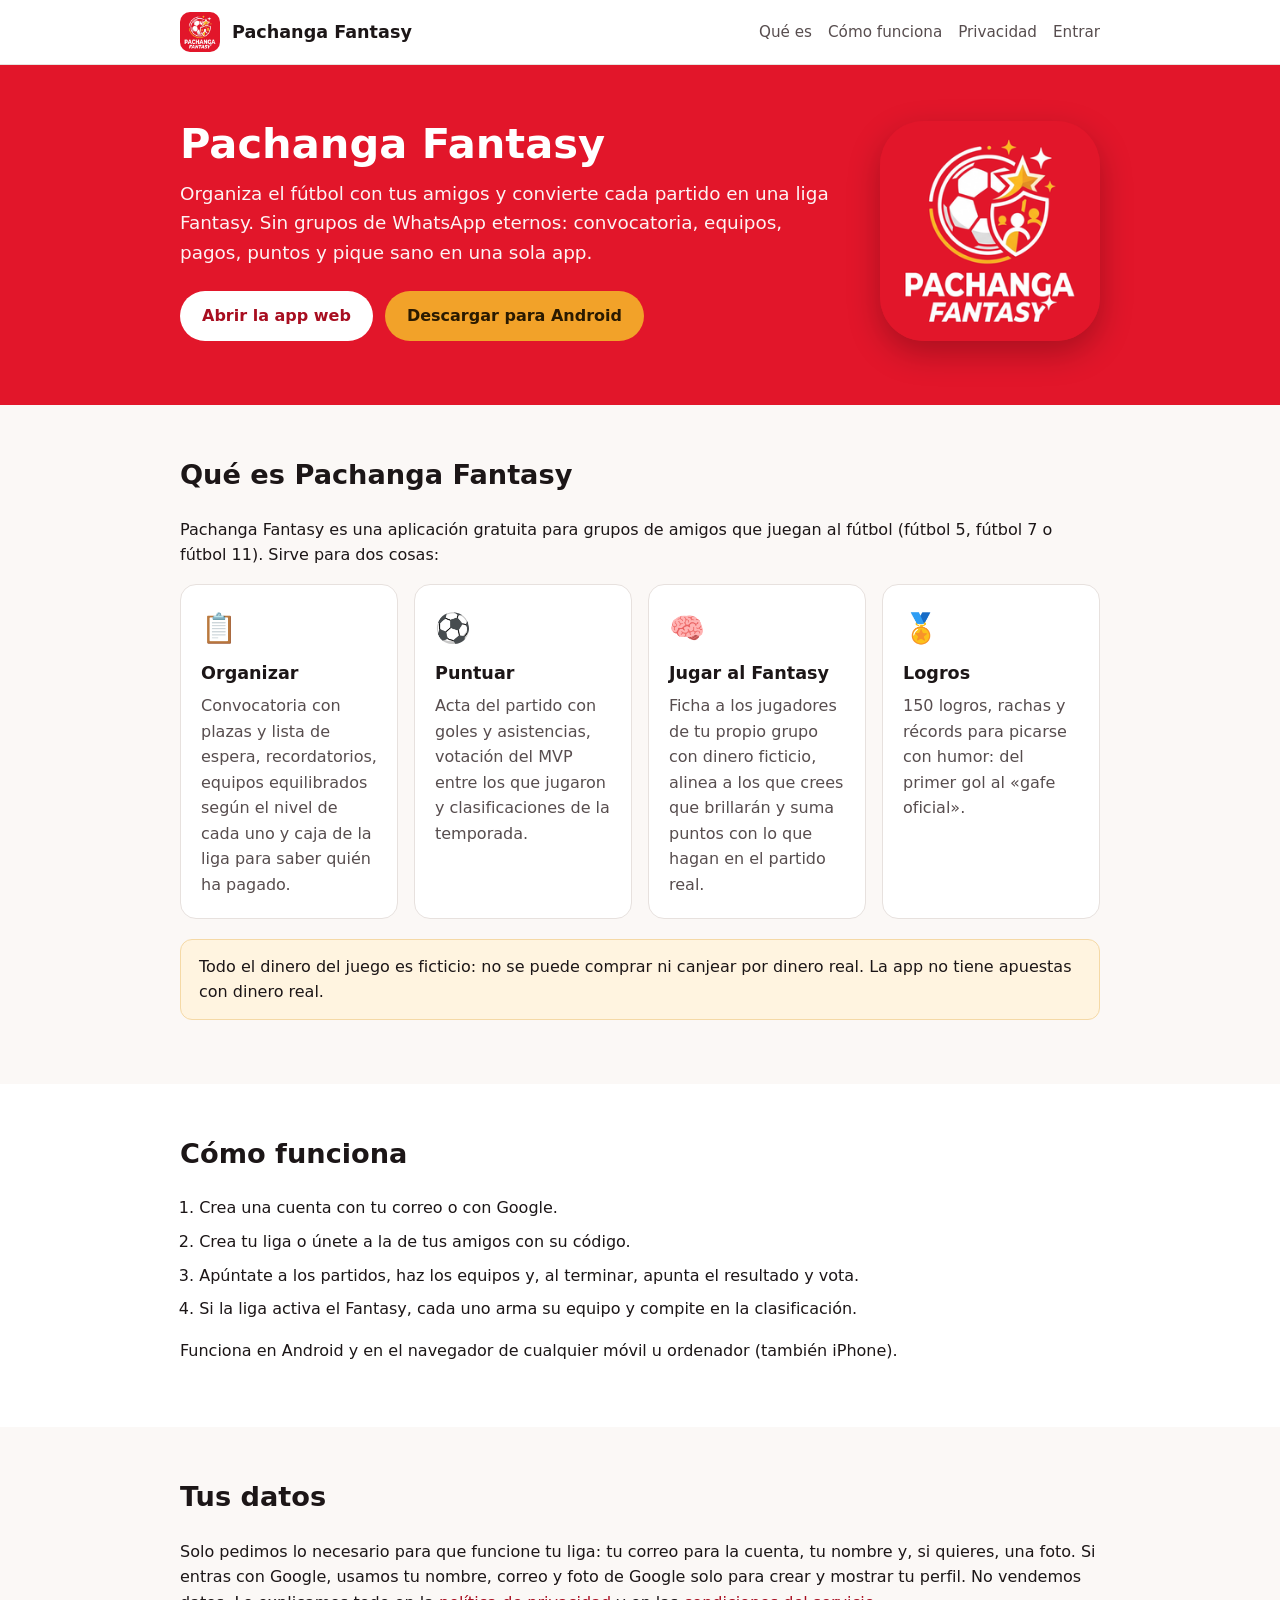
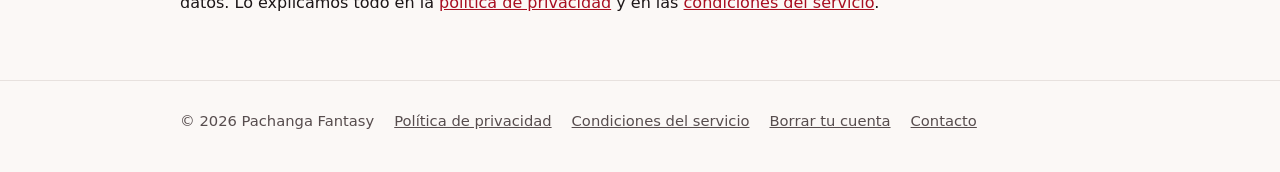
<file: index.html>
<!DOCTYPE html>
<html lang="es">
<head>
  <meta charset="utf-8">
  <meta name="viewport" content="width=device-width, initial-scale=1">
  <title>Pachanga Fantasy · Organiza el fútbol con tus amigos y juega al Fantasy</title>
  <meta name="description" content="Pachanga Fantasy organiza vuestros partidos de fútbol entre amigos (convocatoria, equipos, pagos) y convierte cada partido en una liga Fantasy privada.">
  <meta name="application-name" content="Pachanga Fantasy">
  <meta name="theme-color" content="#E2162A">
  <meta property="og:title" content="Pachanga Fantasy">
  <meta property="og:description" content="Organiza el fútbol con tus amigos y juega una liga Fantasy con vuestros partidos.">
  <meta property="og:image" content="https://www.pachangafantasy.com/logo.png">
  <link rel="icon" type="image/png" href="/favicon.png">
  <link rel="stylesheet" href="/estilos.css">
  <script>
    // Enlaces antiguos a la app web (https://www.pachangafantasy.com/#/partidos/…): se abren en /app/
    if (location.hash && location.hash.indexOf('#/') === 0) location.replace('/app/' + location.hash);
  </script>
</head>
<body>
<header class="barra">
  <div class="contenedor">
    <img src="/logo.png" alt="Logo de Pachanga Fantasy">
    <a class="marca" href="/">Pachanga Fantasy</a>
    <nav>
      <a href="#que-es">Qué es</a>
      <a href="#como-funciona">Cómo funciona</a>
      <a href="/privacidad">Privacidad</a>
      <a href="/app/">Entrar</a>
    </nav>
  </div>
</header>

<div class="heroe">
  <div class="contenedor">
    <div>
      <h1>Pachanga Fantasy</h1>
      <p>Organiza el fútbol con tus amigos y convierte cada partido en una liga Fantasy. Sin grupos de WhatsApp eternos: convocatoria, equipos, pagos, puntos y pique sano en una sola app.</p>
      <div class="botones">
        <a class="boton blanco" href="/app/">Abrir la app web</a>
        <a class="boton oro" href="https://github.com/davidvives90/futbol-fantasy/releases/latest/download/app-release.apk">Descargar para Android</a>
      </div>
    </div>
    <img src="/logo.png" alt="Icono de Pachanga Fantasy">
  </div>
</div>

<main>
  <section id="que-es">
    <div class="contenedor">
      <h2>Qué es Pachanga Fantasy</h2>
      <p>Pachanga Fantasy es una aplicación gratuita para grupos de amigos que juegan al fútbol (fútbol 5, fútbol 7 o fútbol 11). Sirve para dos cosas:</p>
      <div class="tarjetas">
        <div class="tarjeta"><div class="icono">📋</div><h3>Organizar</h3><p>Convocatoria con plazas y lista de espera, recordatorios, equipos equilibrados según el nivel de cada uno y caja de la liga para saber quién ha pagado.</p></div>
        <div class="tarjeta"><div class="icono">⚽</div><h3>Puntuar</h3><p>Acta del partido con goles y asistencias, votación del MVP entre los que jugaron y clasificaciones de la temporada.</p></div>
        <div class="tarjeta"><div class="icono">🧠</div><h3>Jugar al Fantasy</h3><p>Ficha a los jugadores de tu propio grupo con dinero ficticio, alinea a los que crees que brillarán y suma puntos con lo que hagan en el partido real.</p></div>
        <div class="tarjeta"><div class="icono">🏅</div><h3>Logros</h3><p>150 logros, rachas y récords para picarse con humor: del primer gol al «gafe oficial».</p></div>
      </div>
      <p class="aviso" style="margin-top:20px">Todo el dinero del juego es ficticio: no se puede comprar ni canjear por dinero real. La app no tiene apuestas con dinero real.</p>
    </div>
  </section>

  <section id="como-funciona" style="background:#fff">
    <div class="contenedor">
      <h2>Cómo funciona</h2>
      <ol class="pasos">
        <li>Crea una cuenta con tu correo o con Google.</li>
        <li>Crea tu liga o únete a la de tus amigos con su código.</li>
        <li>Apúntate a los partidos, haz los equipos y, al terminar, apunta el resultado y vota.</li>
        <li>Si la liga activa el Fantasy, cada uno arma su equipo y compite en la clasificación.</li>
      </ol>
      <p>Funciona en Android y en el navegador de cualquier móvil u ordenador (también iPhone).</p>
    </div>
  </section>

  <section>
    <div class="contenedor">
      <h2>Tus datos</h2>
      <p>Solo pedimos lo necesario para que funcione tu liga: tu correo para la cuenta, tu nombre y, si quieres, una foto. Si entras con Google, usamos tu nombre, correo y foto de Google solo para crear y mostrar tu perfil. No vendemos datos. Lo explicamos todo en la <a href="/privacidad">política de privacidad</a> y en las <a href="/condiciones">condiciones del servicio</a>.</p>
    </div>
  </section>
</main>

<footer>
  <div class="contenedor">
    <span>© 2026 Pachanga Fantasy</span>
    <a href="/privacidad">Política de privacidad</a>
    <a href="/condiciones">Condiciones del servicio</a>
    <a href="/borrar-cuenta">Borrar tu cuenta</a>
    <a href="mailto:davidvives90@gmail.com">Contacto</a>
  </div>
</footer>
</body>
</html>
</file>
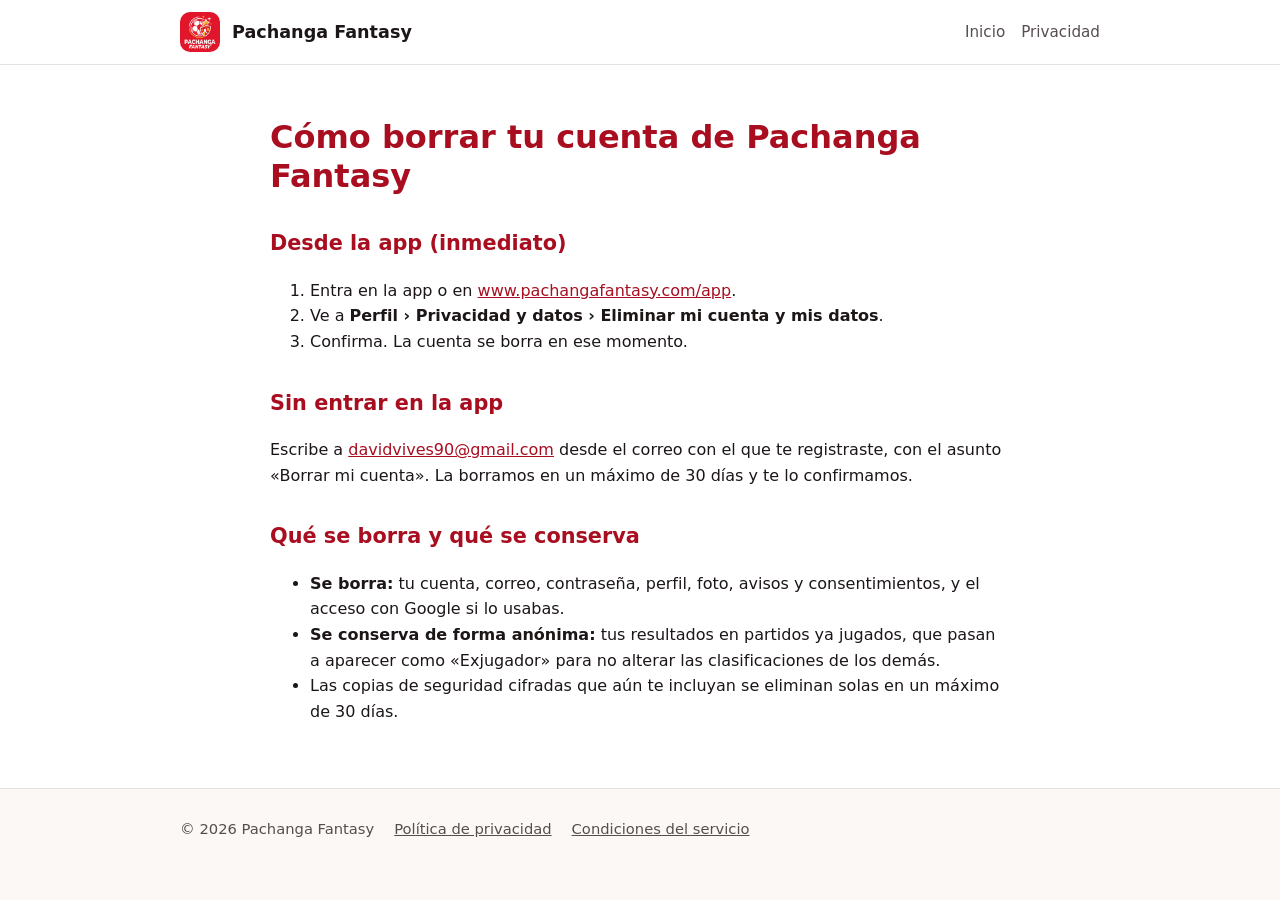
<file: borrar-cuenta/index.html>
<!DOCTYPE html>
<html lang="es">
<head>
  <meta charset="utf-8">
  <meta name="viewport" content="width=device-width, initial-scale=1">
  <title>Borrar tu cuenta · Pachanga Fantasy</title>
  <link rel="icon" type="image/png" href="/favicon.png">
  <link rel="stylesheet" href="/estilos.css">
</head>
<body>
<header class="barra">
  <div class="contenedor">
    <img src="/logo.png" alt="Logo de Pachanga Fantasy">
    <a class="marca" href="/">Pachanga Fantasy</a>
    <nav><a href="/">Inicio</a><a href="/privacidad">Privacidad</a></nav>
  </div>
</header>
<main class="legal">
<div class="contenedor">
<h1>Cómo borrar tu cuenta de Pachanga Fantasy</h1>
<h2>Desde la app (inmediato)</h2>
<ol>
<li>Entra en la app o en <a href="/app/">www.pachangafantasy.com/app</a>.</li>
<li>Ve a <strong>Perfil › Privacidad y datos › Eliminar mi cuenta y mis datos</strong>.</li>
<li>Confirma. La cuenta se borra en ese momento.</li>
</ol>
<h2>Sin entrar en la app</h2>
<p>Escribe a <a href="mailto:davidvives90@gmail.com?subject=Borrar%20mi%20cuenta%20de%20Pachanga%20Fantasy">davidvives90@gmail.com</a> desde el correo con el que te registraste, con el asunto «Borrar mi cuenta». La borramos en un máximo de 30 días y te lo confirmamos.</p>
<h2>Qué se borra y qué se conserva</h2>
<ul>
<li><strong>Se borra:</strong> tu cuenta, correo, contraseña, perfil, foto, avisos y consentimientos, y el acceso con Google si lo usabas.</li>
<li><strong>Se conserva de forma anónima:</strong> tus resultados en partidos ya jugados, que pasan a aparecer como «Exjugador» para no alterar las clasificaciones de los demás.</li>
<li>Las copias de seguridad cifradas que aún te incluyan se eliminan solas en un máximo de 30 días.</li>
</ul>
</div>
</main>
<footer><div class="contenedor"><span>© 2026 Pachanga Fantasy</span><a href="/privacidad">Política de privacidad</a><a href="/condiciones">Condiciones del servicio</a></div></footer>
</body>
</html>
</file>
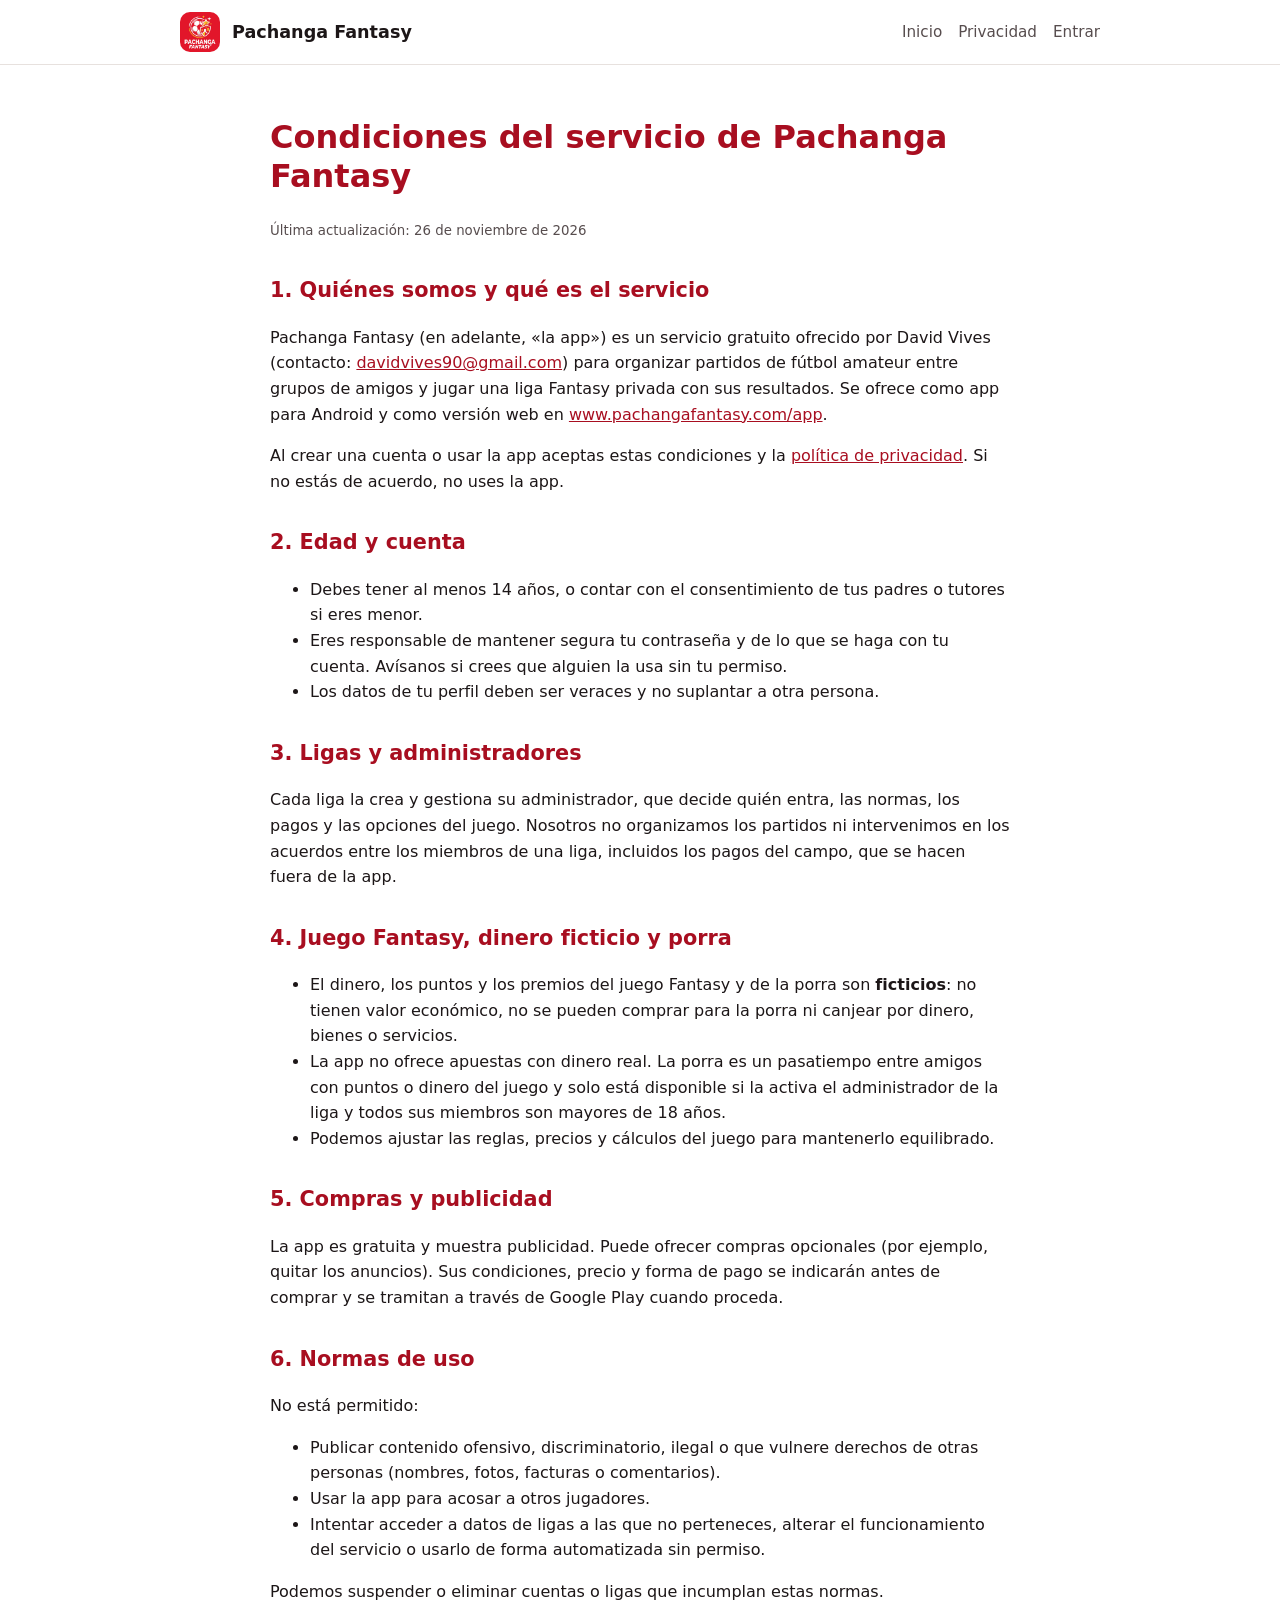
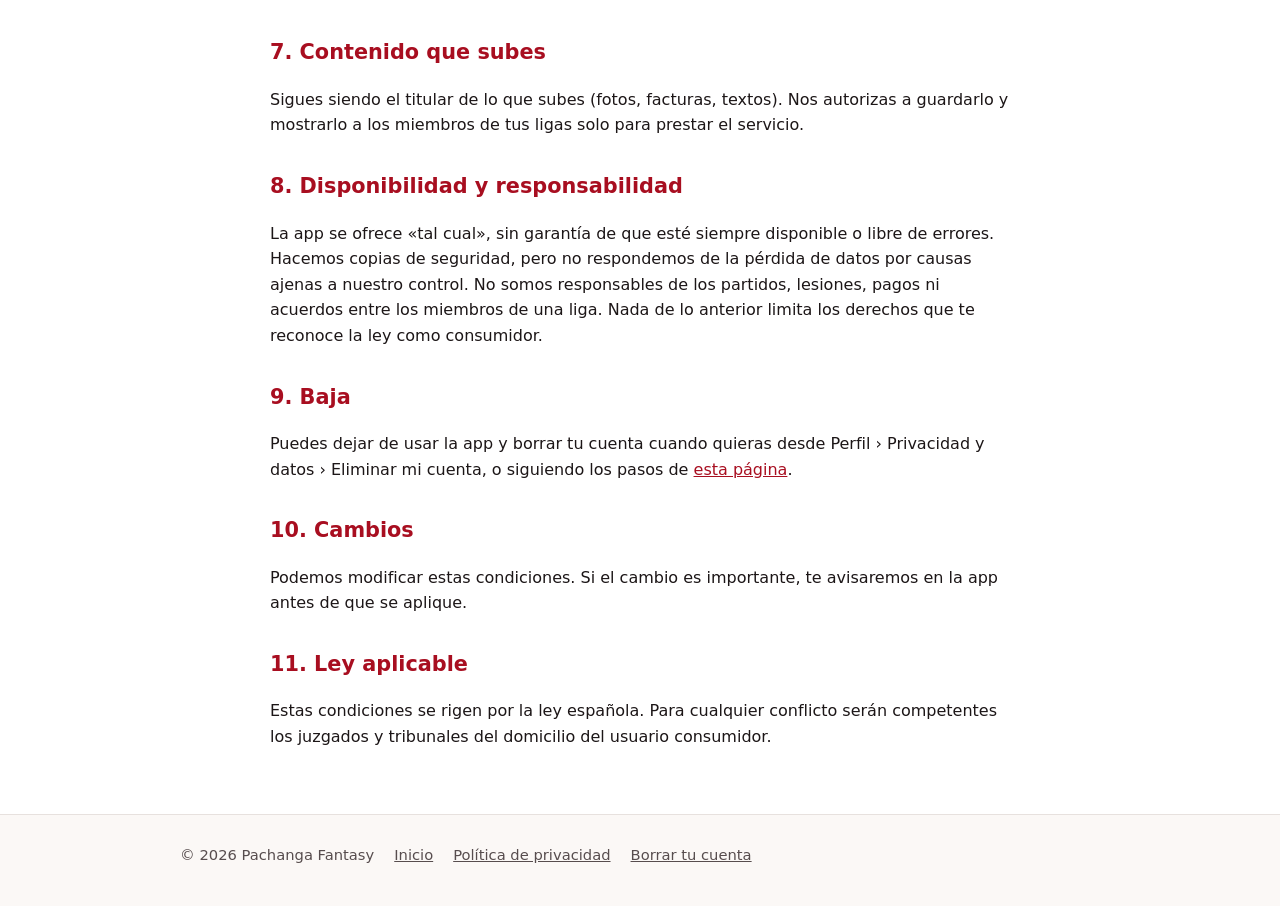
<file: condiciones/index.html>
<!DOCTYPE html>
<html lang="es">
<head>
  <meta charset="utf-8">
  <meta name="viewport" content="width=device-width, initial-scale=1">
  <title>Condiciones del servicio · Pachanga Fantasy</title>
  <meta name="description" content="Condiciones de uso de la aplicación Pachanga Fantasy.">
  <link rel="icon" type="image/png" href="/favicon.png">
  <link rel="stylesheet" href="/estilos.css">
</head>
<body>
<header class="barra">
  <div class="contenedor">
    <img src="/logo.png" alt="Logo de Pachanga Fantasy">
    <a class="marca" href="/">Pachanga Fantasy</a>
    <nav><a href="/">Inicio</a><a href="/privacidad">Privacidad</a><a href="/app/">Entrar</a></nav>
  </div>
</header>
<main class="legal">
<div class="contenedor">
<h1>Condiciones del servicio de Pachanga Fantasy</h1>
<p><small class="fecha">Última actualización: 26 de noviembre de 2026</small></p>

<h2>1. Quiénes somos y qué es el servicio</h2>
<p>Pachanga Fantasy (en adelante, «la app») es un servicio gratuito ofrecido por David Vives (contacto: <a href="mailto:davidvives90@gmail.com">davidvives90@gmail.com</a>) para organizar partidos de fútbol amateur entre grupos de amigos y jugar una liga Fantasy privada con sus resultados. Se ofrece como app para Android y como versión web en <a href="https://www.pachangafantasy.com/app/">www.pachangafantasy.com/app</a>.</p>
<p>Al crear una cuenta o usar la app aceptas estas condiciones y la <a href="/privacidad">política de privacidad</a>. Si no estás de acuerdo, no uses la app.</p>

<h2>2. Edad y cuenta</h2>
<ul>
<li>Debes tener al menos 14 años, o contar con el consentimiento de tus padres o tutores si eres menor.</li>
<li>Eres responsable de mantener segura tu contraseña y de lo que se haga con tu cuenta. Avísanos si crees que alguien la usa sin tu permiso.</li>
<li>Los datos de tu perfil deben ser veraces y no suplantar a otra persona.</li>
</ul>

<h2>3. Ligas y administradores</h2>
<p>Cada liga la crea y gestiona su administrador, que decide quién entra, las normas, los pagos y las opciones del juego. Nosotros no organizamos los partidos ni intervenimos en los acuerdos entre los miembros de una liga, incluidos los pagos del campo, que se hacen fuera de la app.</p>

<h2>4. Juego Fantasy, dinero ficticio y porra</h2>
<ul>
<li>El dinero, los puntos y los premios del juego Fantasy y de la porra son <strong>ficticios</strong>: no tienen valor económico, no se pueden comprar para la porra ni canjear por dinero, bienes o servicios.</li>
<li>La app no ofrece apuestas con dinero real. La porra es un pasatiempo entre amigos con puntos o dinero del juego y solo está disponible si la activa el administrador de la liga y todos sus miembros son mayores de 18 años.</li>
<li>Podemos ajustar las reglas, precios y cálculos del juego para mantenerlo equilibrado.</li>
</ul>

<h2>5. Compras y publicidad</h2>
<p>La app es gratuita y muestra publicidad. Puede ofrecer compras opcionales (por ejemplo, quitar los anuncios). Sus condiciones, precio y forma de pago se indicarán antes de comprar y se tramitan a través de Google Play cuando proceda.</p>

<h2>6. Normas de uso</h2>
<p>No está permitido:</p>
<ul>
<li>Publicar contenido ofensivo, discriminatorio, ilegal o que vulnere derechos de otras personas (nombres, fotos, facturas o comentarios).</li>
<li>Usar la app para acosar a otros jugadores.</li>
<li>Intentar acceder a datos de ligas a las que no perteneces, alterar el funcionamiento del servicio o usarlo de forma automatizada sin permiso.</li>
</ul>
<p>Podemos suspender o eliminar cuentas o ligas que incumplan estas normas.</p>

<h2>7. Contenido que subes</h2>
<p>Sigues siendo el titular de lo que subes (fotos, facturas, textos). Nos autorizas a guardarlo y mostrarlo a los miembros de tus ligas solo para prestar el servicio.</p>

<h2>8. Disponibilidad y responsabilidad</h2>
<p>La app se ofrece «tal cual», sin garantía de que esté siempre disponible o libre de errores. Hacemos copias de seguridad, pero no respondemos de la pérdida de datos por causas ajenas a nuestro control. No somos responsables de los partidos, lesiones, pagos ni acuerdos entre los miembros de una liga. Nada de lo anterior limita los derechos que te reconoce la ley como consumidor.</p>

<h2>9. Baja</h2>
<p>Puedes dejar de usar la app y borrar tu cuenta cuando quieras desde Perfil › Privacidad y datos › Eliminar mi cuenta, o siguiendo los pasos de <a href="/borrar-cuenta">esta página</a>.</p>

<h2>10. Cambios</h2>
<p>Podemos modificar estas condiciones. Si el cambio es importante, te avisaremos en la app antes de que se aplique.</p>

<h2>11. Ley aplicable</h2>
<p>Estas condiciones se rigen por la ley española. Para cualquier conflicto serán competentes los juzgados y tribunales del domicilio del usuario consumidor.</p>
</div>
</main>
<footer>
  <div class="contenedor">
    <span>© 2026 Pachanga Fantasy</span>
    <a href="/">Inicio</a>
    <a href="/privacidad">Política de privacidad</a>
    <a href="/borrar-cuenta">Borrar tu cuenta</a>
  </div>
</footer>
</body>
</html>
</file>
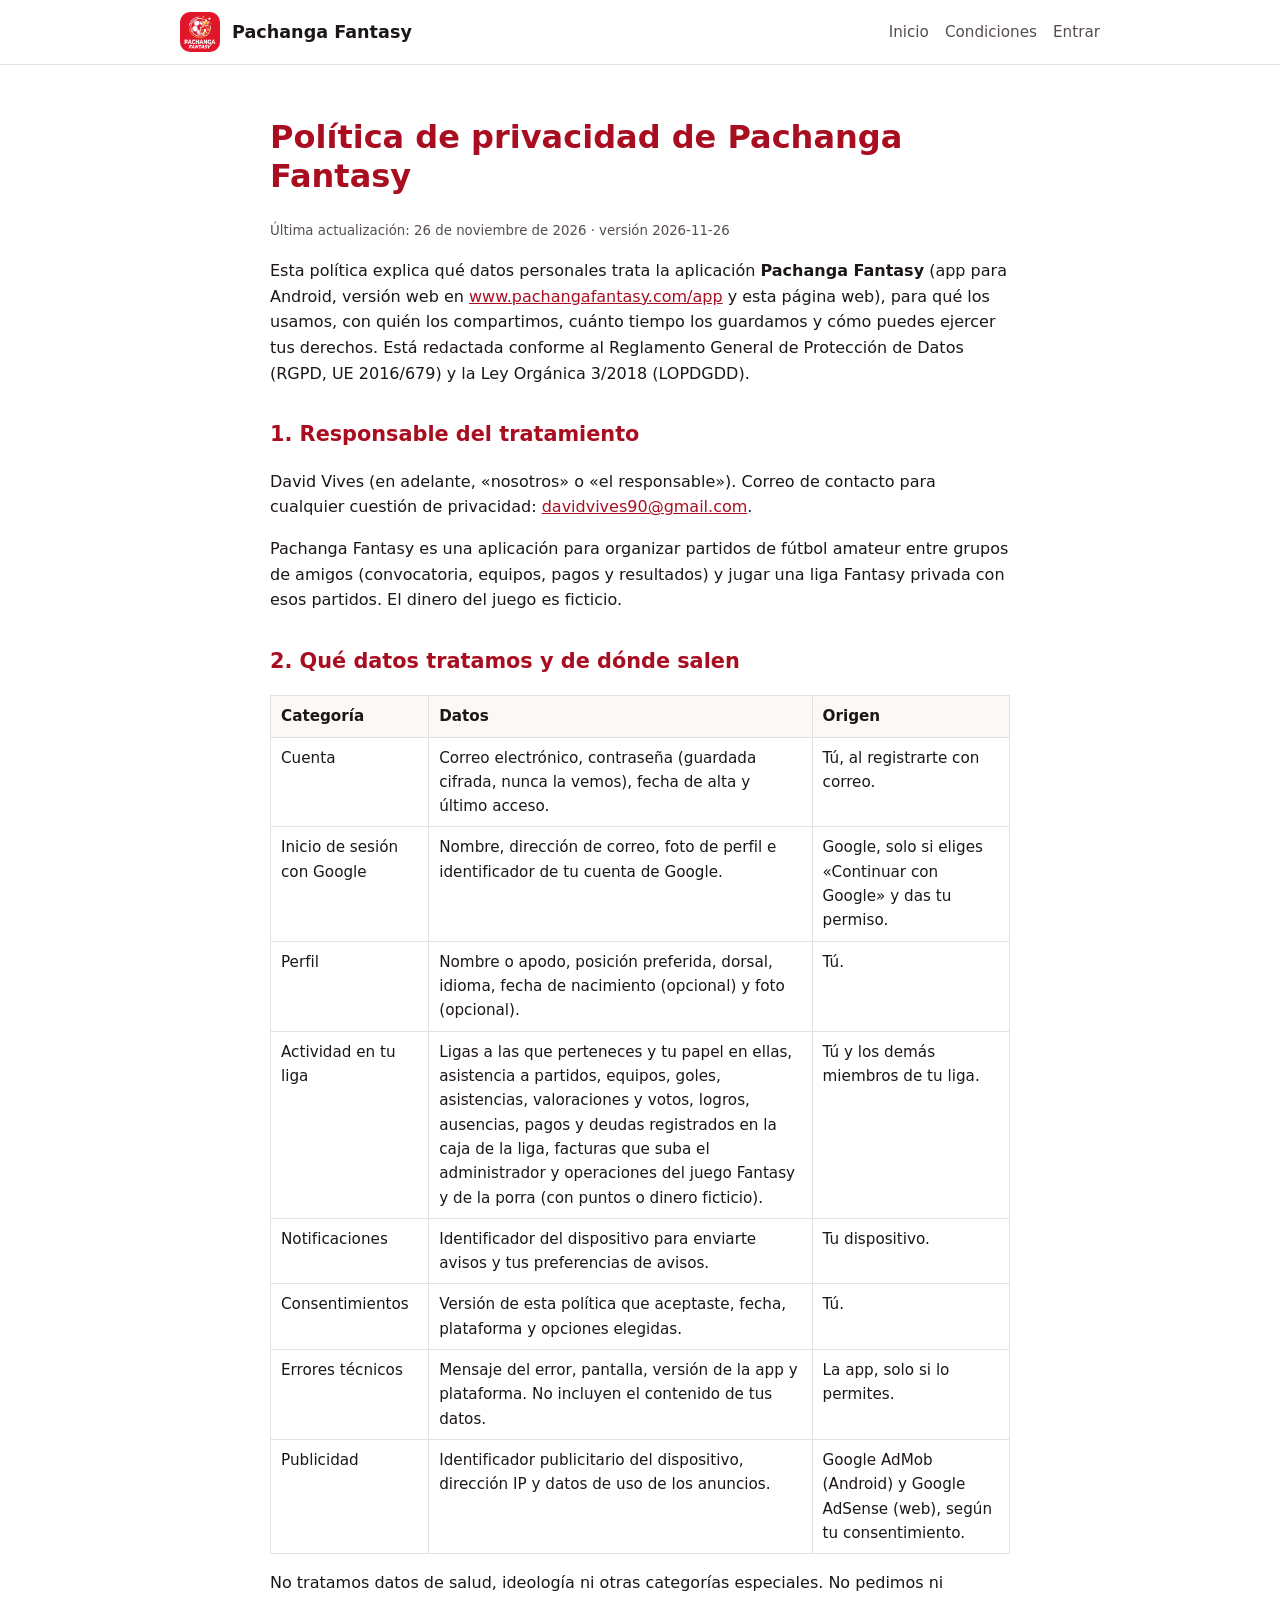
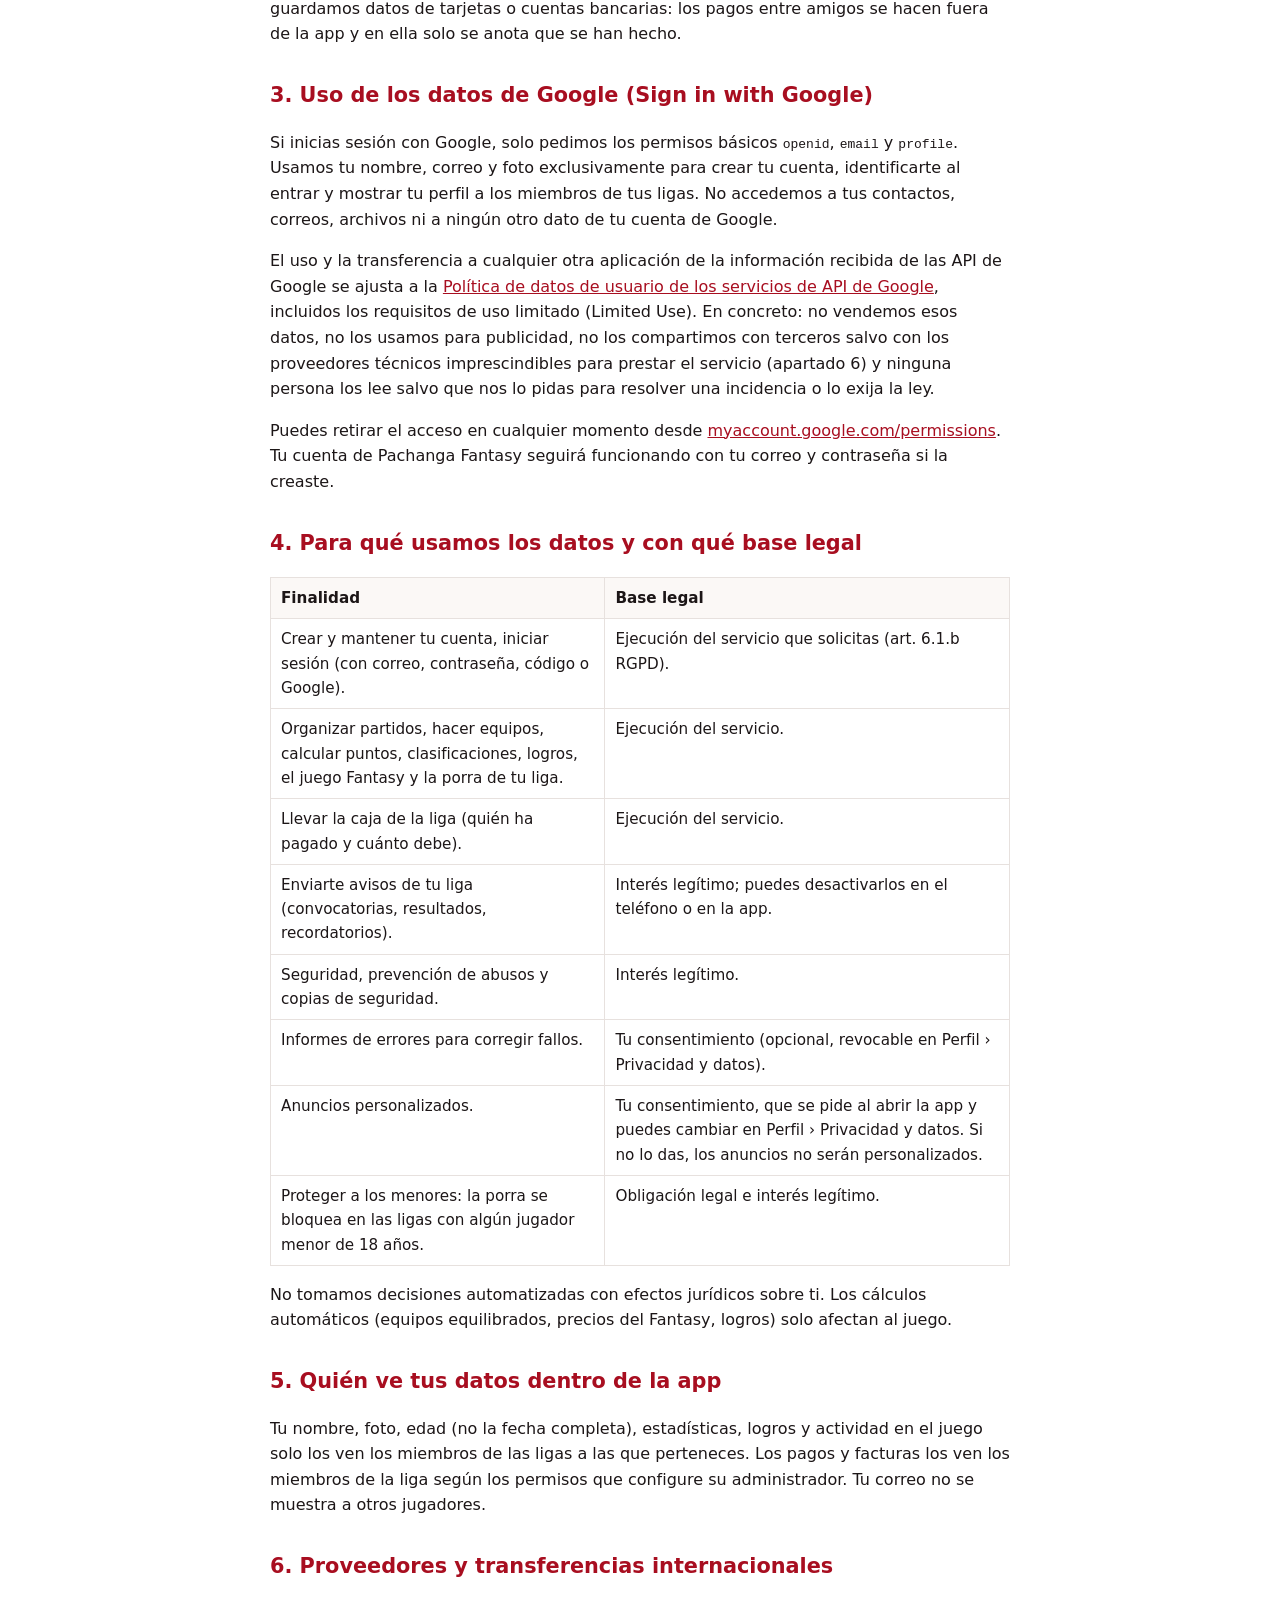
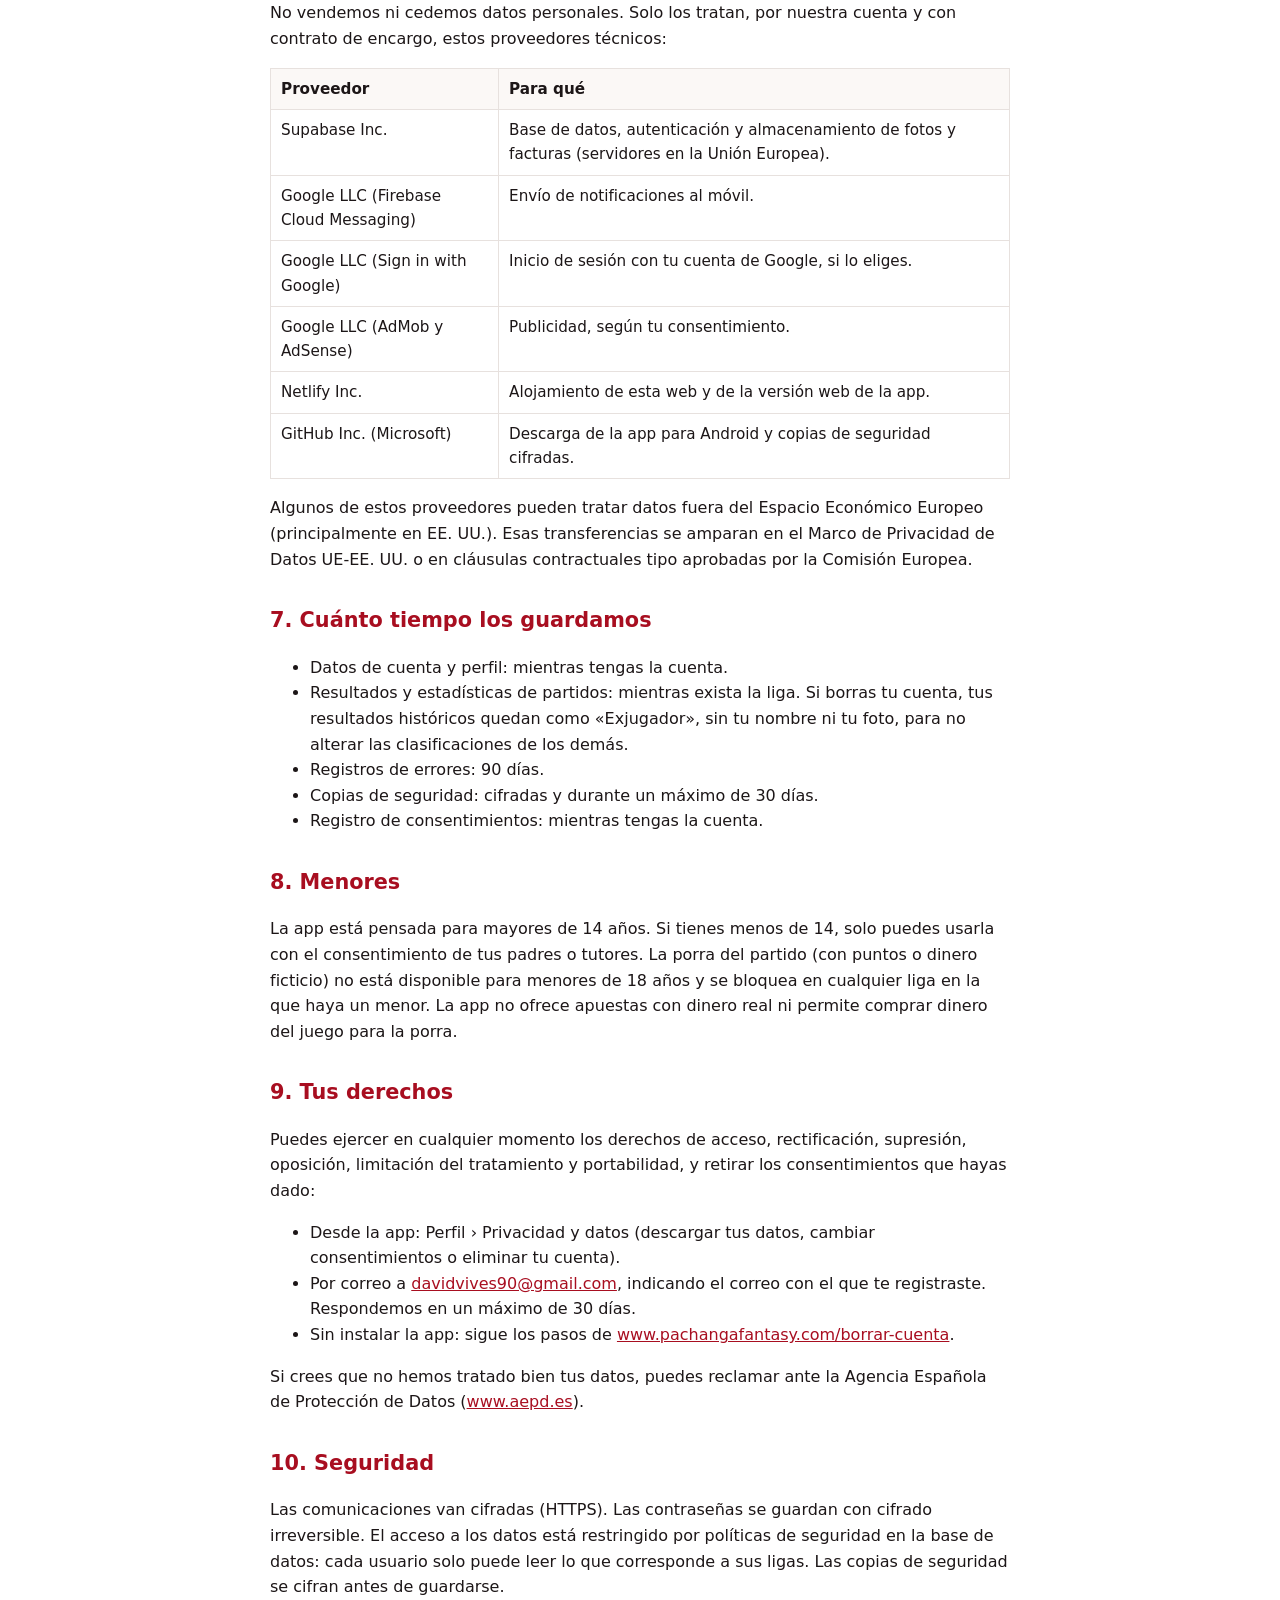
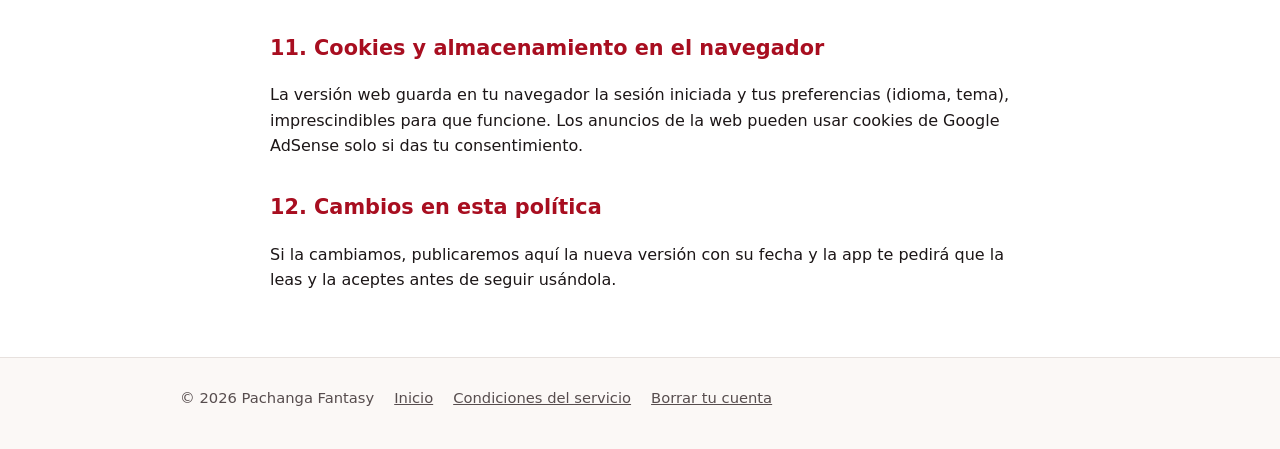
<file: privacidad/index.html>
<!DOCTYPE html>
<html lang="es">
<head>
  <meta charset="utf-8">
  <meta name="viewport" content="width=device-width, initial-scale=1">
  <title>Política de privacidad · Pachanga Fantasy</title>
  <meta name="description" content="Qué datos trata Pachanga Fantasy, para qué, con quién se comparten y cómo ejercer tus derechos.">
  <link rel="icon" type="image/png" href="/favicon.png">
  <link rel="stylesheet" href="/estilos.css">
</head>
<body>
<header class="barra">
  <div class="contenedor">
    <img src="/logo.png" alt="Logo de Pachanga Fantasy">
    <a class="marca" href="/">Pachanga Fantasy</a>
    <nav><a href="/">Inicio</a><a href="/condiciones">Condiciones</a><a href="/app/">Entrar</a></nav>
  </div>
</header>
<main class="legal">
<div class="contenedor">
<h1>Política de privacidad de Pachanga Fantasy</h1>
<p><small class="fecha">Última actualización: 26 de noviembre de 2026 · versión 2026-11-26</small></p>

<p>Esta política explica qué datos personales trata la aplicación <strong>Pachanga Fantasy</strong> (app para Android, versión web en <a href="https://www.pachangafantasy.com/app/">www.pachangafantasy.com/app</a> y esta página web), para qué los usamos, con quién los compartimos, cuánto tiempo los guardamos y cómo puedes ejercer tus derechos. Está redactada conforme al Reglamento General de Protección de Datos (RGPD, UE 2016/679) y la Ley Orgánica 3/2018 (LOPDGDD).</p>

<h2>1. Responsable del tratamiento</h2>
<p>David Vives (en adelante, «nosotros» o «el responsable»). Correo de contacto para cualquier cuestión de privacidad: <a href="mailto:davidvives90@gmail.com">davidvives90@gmail.com</a>.</p>
<p>Pachanga Fantasy es una aplicación para organizar partidos de fútbol amateur entre grupos de amigos (convocatoria, equipos, pagos y resultados) y jugar una liga Fantasy privada con esos partidos. El dinero del juego es ficticio.</p>

<h2>2. Qué datos tratamos y de dónde salen</h2>
<table>
<tr><th>Categoría</th><th>Datos</th><th>Origen</th></tr>
<tr><td>Cuenta</td><td>Correo electrónico, contraseña (guardada cifrada, nunca la vemos), fecha de alta y último acceso.</td><td>Tú, al registrarte con correo.</td></tr>
<tr><td>Inicio de sesión con Google</td><td>Nombre, dirección de correo, foto de perfil e identificador de tu cuenta de Google.</td><td>Google, solo si eliges «Continuar con Google» y das tu permiso.</td></tr>
<tr><td>Perfil</td><td>Nombre o apodo, posición preferida, dorsal, idioma, fecha de nacimiento (opcional) y foto (opcional).</td><td>Tú.</td></tr>
<tr><td>Actividad en tu liga</td><td>Ligas a las que perteneces y tu papel en ellas, asistencia a partidos, equipos, goles, asistencias, valoraciones y votos, logros, ausencias, pagos y deudas registrados en la caja de la liga, facturas que suba el administrador y operaciones del juego Fantasy y de la porra (con puntos o dinero ficticio).</td><td>Tú y los demás miembros de tu liga.</td></tr>
<tr><td>Notificaciones</td><td>Identificador del dispositivo para enviarte avisos y tus preferencias de avisos.</td><td>Tu dispositivo.</td></tr>
<tr><td>Consentimientos</td><td>Versión de esta política que aceptaste, fecha, plataforma y opciones elegidas.</td><td>Tú.</td></tr>
<tr><td>Errores técnicos</td><td>Mensaje del error, pantalla, versión de la app y plataforma. No incluyen el contenido de tus datos.</td><td>La app, solo si lo permites.</td></tr>
<tr><td>Publicidad</td><td>Identificador publicitario del dispositivo, dirección IP y datos de uso de los anuncios.</td><td>Google AdMob (Android) y Google AdSense (web), según tu consentimiento.</td></tr>
</table>
<p>No tratamos datos de salud, ideología ni otras categorías especiales. No pedimos ni guardamos datos de tarjetas o cuentas bancarias: los pagos entre amigos se hacen fuera de la app y en ella solo se anota que se han hecho.</p>

<h2>3. Uso de los datos de Google (Sign in with Google)</h2>
<p>Si inicias sesión con Google, solo pedimos los permisos básicos <code>openid</code>, <code>email</code> y <code>profile</code>. Usamos tu nombre, correo y foto exclusivamente para crear tu cuenta, identificarte al entrar y mostrar tu perfil a los miembros de tus ligas. No accedemos a tus contactos, correos, archivos ni a ningún otro dato de tu cuenta de Google.</p>
<p>El uso y la transferencia a cualquier otra aplicación de la información recibida de las API de Google se ajusta a la <a href="https://developers.google.com/terms/api-services-user-data-policy">Política de datos de usuario de los servicios de API de Google</a>, incluidos los requisitos de uso limitado (Limited Use). En concreto: no vendemos esos datos, no los usamos para publicidad, no los compartimos con terceros salvo con los proveedores técnicos imprescindibles para prestar el servicio (apartado 6) y ninguna persona los lee salvo que nos lo pidas para resolver una incidencia o lo exija la ley.</p>
<p>Puedes retirar el acceso en cualquier momento desde <a href="https://myaccount.google.com/permissions">myaccount.google.com/permissions</a>. Tu cuenta de Pachanga Fantasy seguirá funcionando con tu correo y contraseña si la creaste.</p>

<h2>4. Para qué usamos los datos y con qué base legal</h2>
<table>
<tr><th>Finalidad</th><th>Base legal</th></tr>
<tr><td>Crear y mantener tu cuenta, iniciar sesión (con correo, contraseña, código o Google).</td><td>Ejecución del servicio que solicitas (art. 6.1.b RGPD).</td></tr>
<tr><td>Organizar partidos, hacer equipos, calcular puntos, clasificaciones, logros, el juego Fantasy y la porra de tu liga.</td><td>Ejecución del servicio.</td></tr>
<tr><td>Llevar la caja de la liga (quién ha pagado y cuánto debe).</td><td>Ejecución del servicio.</td></tr>
<tr><td>Enviarte avisos de tu liga (convocatorias, resultados, recordatorios).</td><td>Interés legítimo; puedes desactivarlos en el teléfono o en la app.</td></tr>
<tr><td>Seguridad, prevención de abusos y copias de seguridad.</td><td>Interés legítimo.</td></tr>
<tr><td>Informes de errores para corregir fallos.</td><td>Tu consentimiento (opcional, revocable en Perfil › Privacidad y datos).</td></tr>
<tr><td>Anuncios personalizados.</td><td>Tu consentimiento, que se pide al abrir la app y puedes cambiar en Perfil › Privacidad y datos. Si no lo das, los anuncios no serán personalizados.</td></tr>
<tr><td>Proteger a los menores: la porra se bloquea en las ligas con algún jugador menor de 18 años.</td><td>Obligación legal e interés legítimo.</td></tr>
</table>
<p>No tomamos decisiones automatizadas con efectos jurídicos sobre ti. Los cálculos automáticos (equipos equilibrados, precios del Fantasy, logros) solo afectan al juego.</p>

<h2>5. Quién ve tus datos dentro de la app</h2>
<p>Tu nombre, foto, edad (no la fecha completa), estadísticas, logros y actividad en el juego solo los ven los miembros de las ligas a las que perteneces. Los pagos y facturas los ven los miembros de la liga según los permisos que configure su administrador. Tu correo no se muestra a otros jugadores.</p>

<h2>6. Proveedores y transferencias internacionales</h2>
<p>No vendemos ni cedemos datos personales. Solo los tratan, por nuestra cuenta y con contrato de encargo, estos proveedores técnicos:</p>
<table>
<tr><th>Proveedor</th><th>Para qué</th></tr>
<tr><td>Supabase Inc.</td><td>Base de datos, autenticación y almacenamiento de fotos y facturas (servidores en la Unión Europea).</td></tr>
<tr><td>Google LLC (Firebase Cloud Messaging)</td><td>Envío de notificaciones al móvil.</td></tr>
<tr><td>Google LLC (Sign in with Google)</td><td>Inicio de sesión con tu cuenta de Google, si lo eliges.</td></tr>
<tr><td>Google LLC (AdMob y AdSense)</td><td>Publicidad, según tu consentimiento.</td></tr>
<tr><td>Netlify Inc.</td><td>Alojamiento de esta web y de la versión web de la app.</td></tr>
<tr><td>GitHub Inc. (Microsoft)</td><td>Descarga de la app para Android y copias de seguridad cifradas.</td></tr>
</table>
<p>Algunos de estos proveedores pueden tratar datos fuera del Espacio Económico Europeo (principalmente en EE. UU.). Esas transferencias se amparan en el Marco de Privacidad de Datos UE-EE. UU. o en cláusulas contractuales tipo aprobadas por la Comisión Europea.</p>

<h2>7. Cuánto tiempo los guardamos</h2>
<ul>
<li>Datos de cuenta y perfil: mientras tengas la cuenta.</li>
<li>Resultados y estadísticas de partidos: mientras exista la liga. Si borras tu cuenta, tus resultados históricos quedan como «Exjugador», sin tu nombre ni tu foto, para no alterar las clasificaciones de los demás.</li>
<li>Registros de errores: 90 días.</li>
<li>Copias de seguridad: cifradas y durante un máximo de 30 días.</li>
<li>Registro de consentimientos: mientras tengas la cuenta.</li>
</ul>

<h2>8. Menores</h2>
<p>La app está pensada para mayores de 14 años. Si tienes menos de 14, solo puedes usarla con el consentimiento de tus padres o tutores. La porra del partido (con puntos o dinero ficticio) no está disponible para menores de 18 años y se bloquea en cualquier liga en la que haya un menor. La app no ofrece apuestas con dinero real ni permite comprar dinero del juego para la porra.</p>

<h2>9. Tus derechos</h2>
<p>Puedes ejercer en cualquier momento los derechos de acceso, rectificación, supresión, oposición, limitación del tratamiento y portabilidad, y retirar los consentimientos que hayas dado:</p>
<ul>
<li>Desde la app: Perfil › Privacidad y datos (descargar tus datos, cambiar consentimientos o eliminar tu cuenta).</li>
<li>Por correo a <a href="mailto:davidvives90@gmail.com">davidvives90@gmail.com</a>, indicando el correo con el que te registraste. Respondemos en un máximo de 30 días.</li>
<li>Sin instalar la app: sigue los pasos de <a href="/borrar-cuenta">www.pachangafantasy.com/borrar-cuenta</a>.</li>
</ul>
<p>Si crees que no hemos tratado bien tus datos, puedes reclamar ante la Agencia Española de Protección de Datos (<a href="https://www.aepd.es">www.aepd.es</a>).</p>

<h2>10. Seguridad</h2>
<p>Las comunicaciones van cifradas (HTTPS). Las contraseñas se guardan con cifrado irreversible. El acceso a los datos está restringido por políticas de seguridad en la base de datos: cada usuario solo puede leer lo que corresponde a sus ligas. Las copias de seguridad se cifran antes de guardarse.</p>

<h2>11. Cookies y almacenamiento en el navegador</h2>
<p>La versión web guarda en tu navegador la sesión iniciada y tus preferencias (idioma, tema), imprescindibles para que funcione. Los anuncios de la web pueden usar cookies de Google AdSense solo si das tu consentimiento.</p>

<h2>12. Cambios en esta política</h2>
<p>Si la cambiamos, publicaremos aquí la nueva versión con su fecha y la app te pedirá que la leas y la aceptes antes de seguir usándola.</p>
</div>
</main>
<footer>
  <div class="contenedor">
    <span>© 2026 Pachanga Fantasy</span>
    <a href="/">Inicio</a>
    <a href="/condiciones">Condiciones del servicio</a>
    <a href="/borrar-cuenta">Borrar tu cuenta</a>
  </div>
</footer>
</body>
</html>
</file>
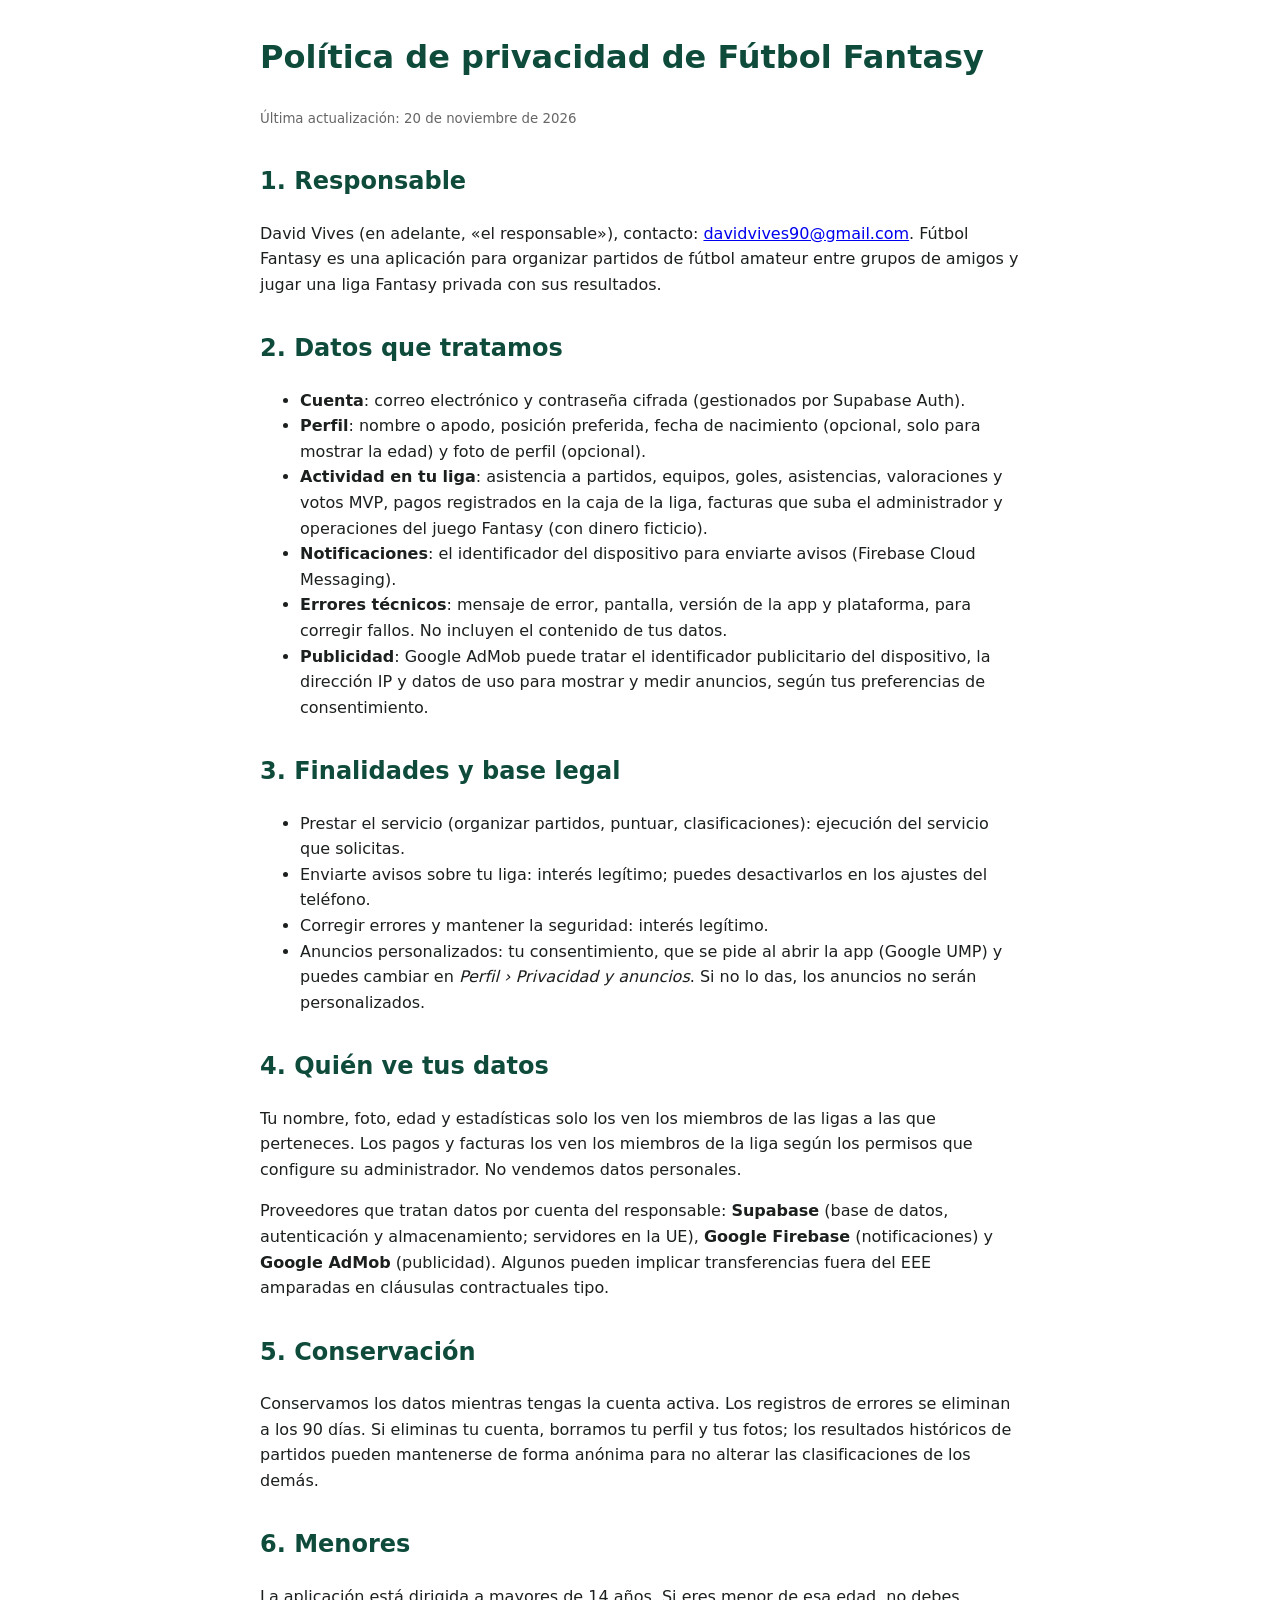
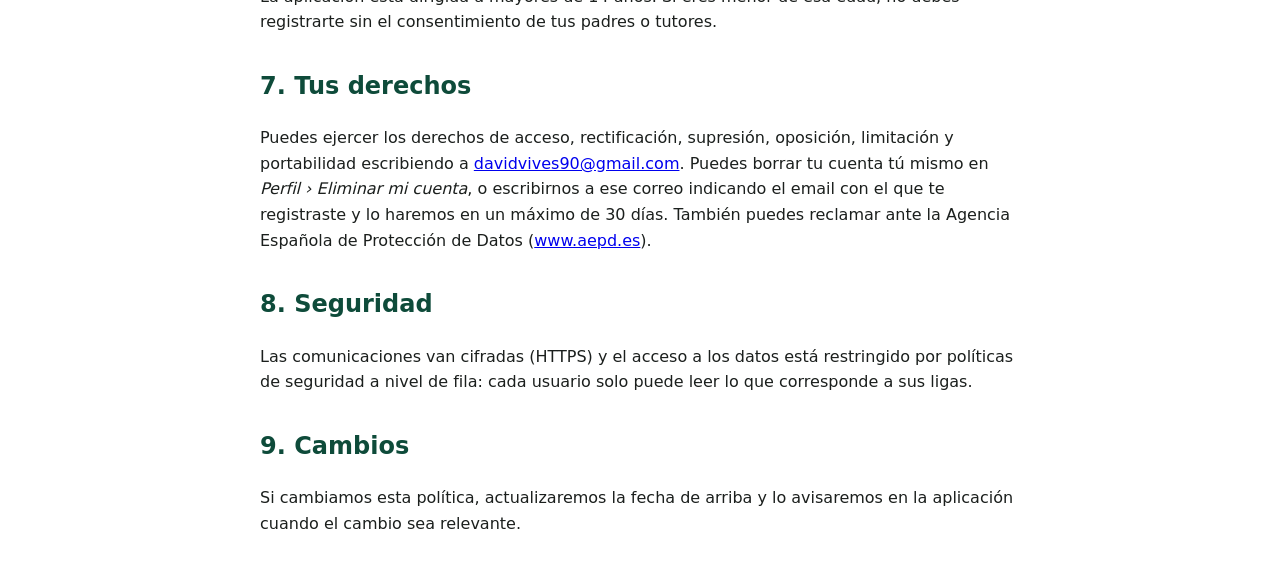
<file: privacidad.html>
<!DOCTYPE html>
<html lang="es"><head><meta charset="utf-8"><meta name="viewport" content="width=device-width,initial-scale=1">
<title>Política de privacidad · Fútbol Fantasy</title>
<style>body{font-family:system-ui,sans-serif;max-width:760px;margin:2rem auto;padding:0 1rem;line-height:1.6;color:#1b1f1d}h1{color:#0E4B3A}h2{margin-top:2rem;color:#0E4B3A}small{color:#666}</style></head>
<body>
<h1>Política de privacidad de Fútbol Fantasy</h1>
<small>Última actualización: 20 de noviembre de 2026</small>

<h2>1. Responsable</h2>
<p>David Vives (en adelante, «el responsable»), contacto: <a href="mailto:davidvives90@gmail.com">davidvives90@gmail.com</a>. Fútbol Fantasy es una aplicación para organizar partidos de fútbol amateur entre grupos de amigos y jugar una liga Fantasy privada con sus resultados.</p>

<h2>2. Datos que tratamos</h2>
<ul>
<li><b>Cuenta</b>: correo electrónico y contraseña cifrada (gestionados por Supabase Auth).</li>
<li><b>Perfil</b>: nombre o apodo, posición preferida, fecha de nacimiento (opcional, solo para mostrar la edad) y foto de perfil (opcional).</li>
<li><b>Actividad en tu liga</b>: asistencia a partidos, equipos, goles, asistencias, valoraciones y votos MVP, pagos registrados en la caja de la liga, facturas que suba el administrador y operaciones del juego Fantasy (con dinero ficticio).</li>
<li><b>Notificaciones</b>: el identificador del dispositivo para enviarte avisos (Firebase Cloud Messaging).</li>
<li><b>Errores técnicos</b>: mensaje de error, pantalla, versión de la app y plataforma, para corregir fallos. No incluyen el contenido de tus datos.</li>
<li><b>Publicidad</b>: Google AdMob puede tratar el identificador publicitario del dispositivo, la dirección IP y datos de uso para mostrar y medir anuncios, según tus preferencias de consentimiento.</li>
</ul>

<h2>3. Finalidades y base legal</h2>
<ul>
<li>Prestar el servicio (organizar partidos, puntuar, clasificaciones): ejecución del servicio que solicitas.</li>
<li>Enviarte avisos sobre tu liga: interés legítimo; puedes desactivarlos en los ajustes del teléfono.</li>
<li>Corregir errores y mantener la seguridad: interés legítimo.</li>
<li>Anuncios personalizados: tu consentimiento, que se pide al abrir la app (Google UMP) y puedes cambiar en <i>Perfil › Privacidad y anuncios</i>. Si no lo das, los anuncios no serán personalizados.</li>
</ul>

<h2>4. Quién ve tus datos</h2>
<p>Tu nombre, foto, edad y estadísticas solo los ven los miembros de las ligas a las que perteneces. Los pagos y facturas los ven los miembros de la liga según los permisos que configure su administrador. No vendemos datos personales.</p>
<p>Proveedores que tratan datos por cuenta del responsable: <b>Supabase</b> (base de datos, autenticación y almacenamiento; servidores en la UE), <b>Google Firebase</b> (notificaciones) y <b>Google AdMob</b> (publicidad). Algunos pueden implicar transferencias fuera del EEE amparadas en cláusulas contractuales tipo.</p>

<h2>5. Conservación</h2>
<p>Conservamos los datos mientras tengas la cuenta activa. Los registros de errores se eliminan a los 90 días. Si eliminas tu cuenta, borramos tu perfil y tus fotos; los resultados históricos de partidos pueden mantenerse de forma anónima para no alterar las clasificaciones de los demás.</p>

<h2>6. Menores</h2>
<p>La aplicación está dirigida a mayores de 14 años. Si eres menor de esa edad, no debes registrarte sin el consentimiento de tus padres o tutores.</p>

<h2>7. Tus derechos</h2>
<p>Puedes ejercer los derechos de acceso, rectificación, supresión, oposición, limitación y portabilidad escribiendo a <a href="mailto:davidvives90@gmail.com">davidvives90@gmail.com</a>. Puedes borrar tu cuenta tú mismo en <i>Perfil › Eliminar mi cuenta</i>, o escribirnos a ese correo indicando el email con el que te registraste y lo haremos en un máximo de 30 días. También puedes reclamar ante la Agencia Española de Protección de Datos (<a href="https://www.aepd.es">www.aepd.es</a>).</p>

<h2>8. Seguridad</h2>
<p>Las comunicaciones van cifradas (HTTPS) y el acceso a los datos está restringido por políticas de seguridad a nivel de fila: cada usuario solo puede leer lo que corresponde a sus ligas.</p>

<h2>9. Cambios</h2>
<p>Si cambiamos esta política, actualizaremos la fecha de arriba y lo avisaremos en la aplicación cuando el cambio sea relevante.</p>
</body></html>
</file>
<file: estilos.css>
:root {
  --rojo: #E2162A;
  --rojo-oscuro: #A80E20;
  --oro: #F2A229;
  --tinta: #1C1617;
  --gris: #574D4E;
  --fondo: #FBF8F6;
  --borde: #E7E1DE;
}
* { box-sizing: border-box; }
html { -webkit-text-size-adjust: 100%; }
body {
  margin: 0;
  font-family: system-ui, -apple-system, "Segoe UI", Roboto, sans-serif;
  color: var(--tinta);
  background: var(--fondo);
  line-height: 1.6;
}
a { color: var(--rojo-oscuro); }
.contenedor { max-width: 960px; margin: 0 auto; padding: 0 20px; }
header.barra { background: #fff; border-bottom: 1px solid var(--borde); }
header.barra .contenedor { display: flex; align-items: center; gap: 12px; height: 64px; }
header.barra img { width: 40px; height: 40px; border-radius: 10px; }
header.barra .marca { font-weight: 800; font-size: 1.1rem; color: var(--tinta); text-decoration: none; }
header.barra nav { margin-left: auto; display: flex; gap: 16px; font-size: .95rem; }
header.barra nav a { text-decoration: none; color: var(--gris); }
.heroe { background: var(--rojo); color: #fff; padding: 56px 0 64px; }
.heroe .contenedor { display: grid; grid-template-columns: 1fr 220px; gap: 32px; align-items: center; }
.heroe h1 { font-size: 2.6rem; line-height: 1.1; margin: 0 0 12px; }
.heroe p { font-size: 1.15rem; margin: 0 0 24px; opacity: .95; }
.heroe img { width: 220px; height: 220px; border-radius: 44px; box-shadow: 0 12px 32px rgba(0,0,0,.25); }
.botones { display: flex; flex-wrap: wrap; gap: 12px; }
.boton { display: inline-block; padding: 12px 22px; border-radius: 999px; font-weight: 700; text-decoration: none; }
.boton.blanco { background: #fff; color: var(--rojo-oscuro); }
.boton.oro { background: var(--oro); color: #2A1A00; }
.boton.rojo { background: var(--rojo); color: #fff; }
section { padding: 48px 0; }
section h2 { font-size: 1.7rem; margin: 0 0 20px; }
.tarjetas { display: grid; grid-template-columns: repeat(auto-fit, minmax(210px, 1fr)); gap: 16px; }
.tarjeta { background: #fff; border: 1px solid var(--borde); border-radius: 16px; padding: 20px; }
.tarjeta .icono { font-size: 1.8rem; }
.tarjeta h3 { margin: 8px 0 6px; font-size: 1.1rem; }
.tarjeta p { margin: 0; color: var(--gris); }
ol.pasos { padding-left: 1.2rem; }
ol.pasos li { margin-bottom: 8px; }
.aviso { background: #FFF4E0; border: 1px solid #F5D9A6; border-radius: 12px; padding: 14px 18px; }
footer { border-top: 1px solid var(--borde); padding: 28px 0 40px; color: var(--gris); font-size: .92rem; }
footer .contenedor { display: flex; flex-wrap: wrap; gap: 8px 20px; }
footer a { color: var(--gris); }
.legal { background: #fff; }
.legal .contenedor { max-width: 780px; padding-top: 32px; padding-bottom: 48px; }
.legal h1 { color: var(--rojo-oscuro); line-height: 1.2; }
.legal h2 { color: var(--rojo-oscuro); margin-top: 2rem; font-size: 1.3rem; }
.legal table { border-collapse: collapse; width: 100%; font-size: .95rem; }
.legal th, .legal td { border: 1px solid var(--borde); padding: 8px 10px; text-align: left; vertical-align: top; }
.legal th { background: var(--fondo); }
small.fecha { color: var(--gris); }
@media (max-width: 720px) {
  .heroe .contenedor { grid-template-columns: 1fr; }
  .heroe img { width: 140px; height: 140px; border-radius: 30px; order: -1; }
  .heroe h1 { font-size: 2rem; }
  header.barra nav { display: none; }
}
</file>
